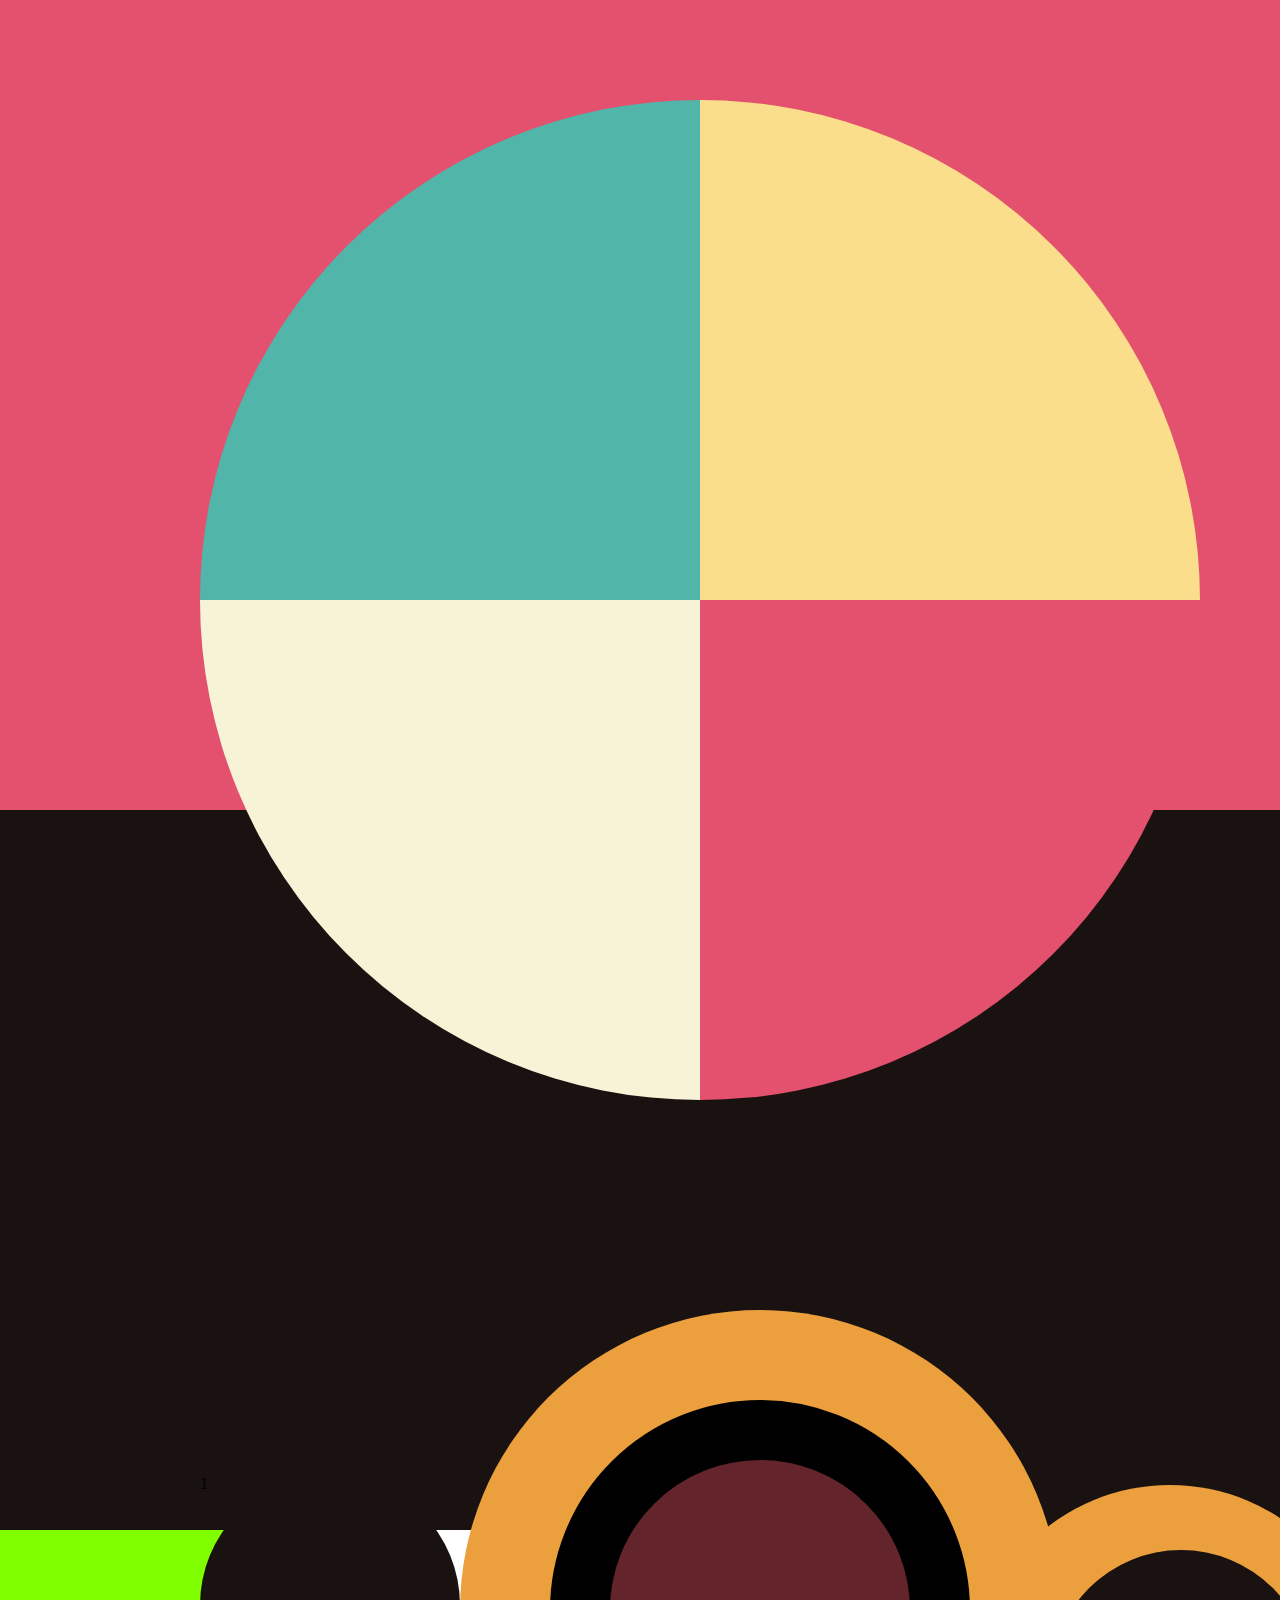
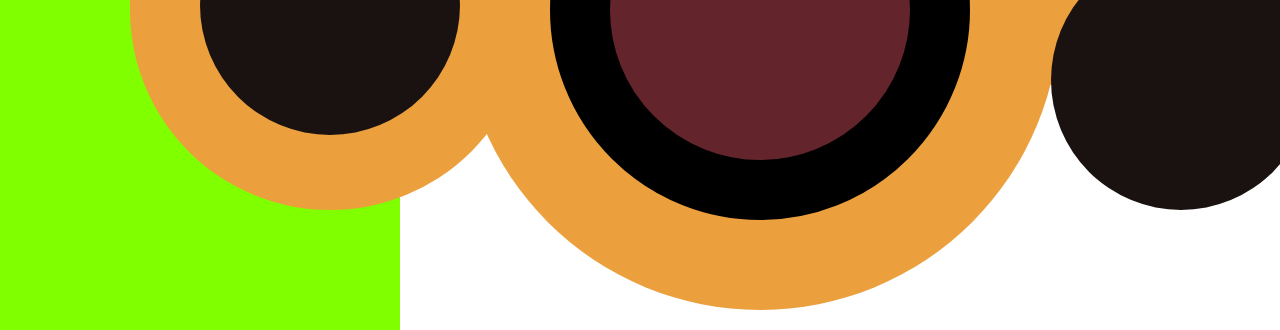
<file: index.html>
<!DOCTYPE html>
<html lang="en">
<head>
  <meta charset="UTF-8">
  <meta http-equiv="X-UA-Compatible" content="IE=edge">
  <meta name="viewport" content="width=device-width, initial-scale=1.0">
  <link rel="stylesheet" href="assets/css/style.css">
  <title>Document</title>
</head>
<body>
  <section class="section_1">
<div class="box_1"></div>
<div class="box_2"></div>
<div class="box_3"></div>
<div class="box_4"></div>
</section>

<section class="sec">
  <div class="section_2">
  <div class="box_6"></div>
  <div class="box_5"></div>
  <div class="box_7"></div>
  <div class="box_8"></div>
  <div class="box_9"></div>
  <div class="box_10">1</div>
</div>
  
</section>
<div class="test"></div>
</body>
</html>
</file>
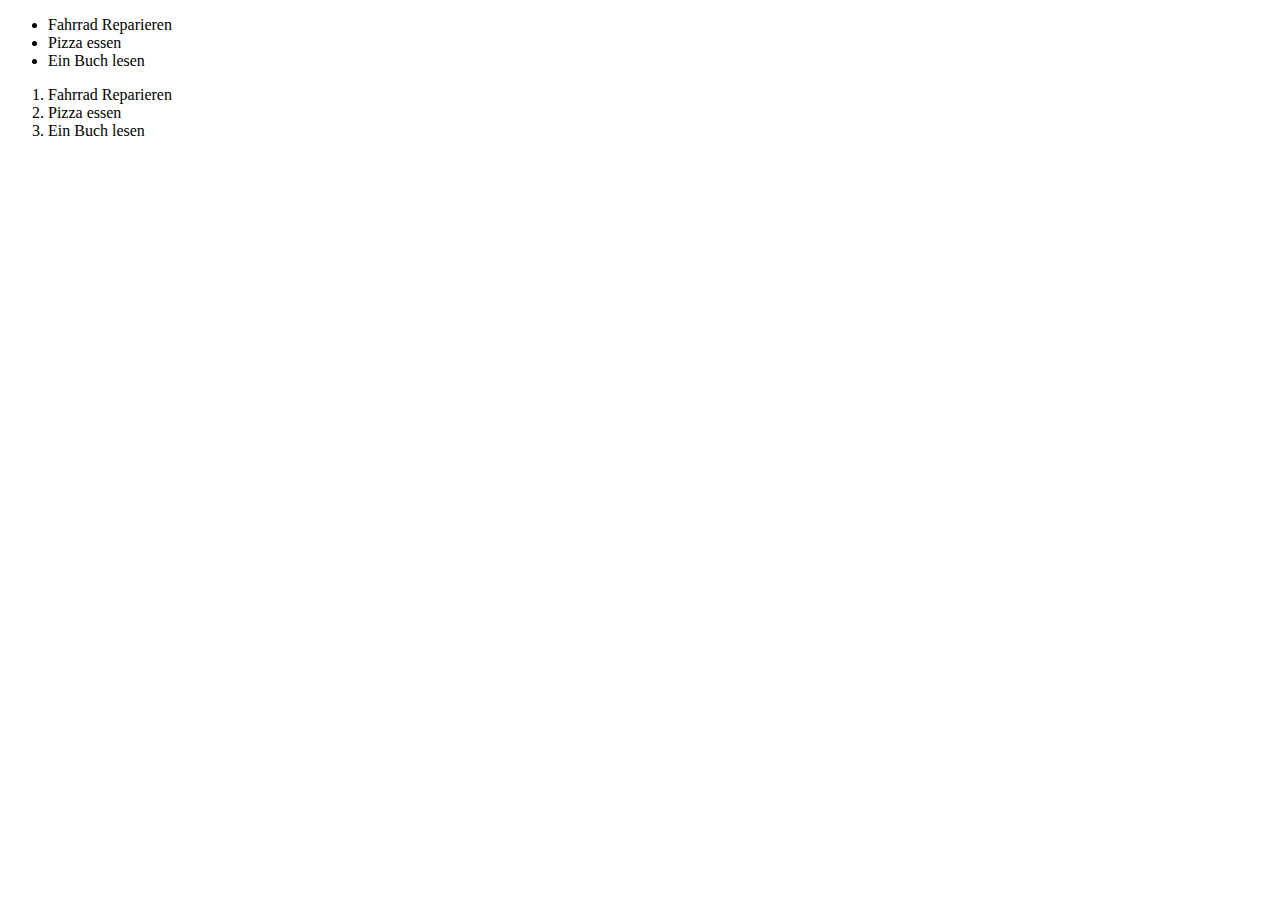
<file: assets/html/index.html>
<!DOCTYPE html>
<html lang="en">

<head>
    <meta charset="UTF-8">
    <meta http-equiv="X-UA-Compatible" content="IE=edge">
    <meta name="viewport" content="width=device-width, initial-scale=1.0">
    <title>Document</title>
</head>

<body>
    <ul>
        <li>Fahrrad Reparieren</li>
        <li>Pizza essen</li>
        <li>Ein Buch lesen</li>
    </ul>

    <ol>
        <li>Fahrrad Reparieren</li>
        <li>Pizza essen</li>
        <li>Ein Buch lesen</li>
    </ol>
</body>

</html>
</file>
<file: assets/css/style.css>
*{
    margin: 0;
    padding: 0;

}
.section_1{
    width: 1400px;
    height: 90vh;
    position: relative;
    background-color: #E3516E;
}
body{
    
    width: 1440px;
    height: 900px;
}
.box_1{
    width: 500px;
    height: 500px;
    background-color: #51B5A9;
    position: absolute;
    left: 200px;
    top: 100px;
    border-radius: 500px 0 0 0;
}
.box_2{
    width: 500px;
    height: 500px;
    background-color: #FADE8B;
    position: absolute;
    left: 700px;
    top: 100px;
    border-radius:  0 500px 0 0;
}
.box_3{
    width: 500px;
    height: 500px;
    background-color: #E3516E;
    left: 700px;
    top: 600px;
    border-radius:   0 0 500px 0;
    position: absolute;
    
}
.box_4{
    width: 500px;
    height: 500px;
    background-color: #F7F3D7;
    left: 200px;
    top: 600px;
    border-radius: 0 0 0 500px;
    position: absolute;
    
    
}
 
.box_5{
   width: 300px;
   height: 300px;
   background: rgb(99, 36, 43);
   border-radius: 300px;
position: absolute;
top: 1400px;
left: 550px;
border: 60px solid black;
}
.box_6{
   width: 600px;
   height: 600px;
   background: #ECA03D;
   border-radius: 600px;
position: absolute;
top: 1310px;
left: 460px;
}
.box_7{
  width: 400px;
  height: 200px;
  background: #ECA03D;
  position: absolute;
  top: 1485px;
  left: 970px;
  border-radius: 400px 400px 0px 0px;
}
.box_8{
    width: 400px;
  height: 210px;
  background: #ECA03D;
  position: absolute;
  top: 1600px;
  left: 130px;
  border-radius: 0 0 400px 400px;
}
.box_9{
position: absolute;
width: 260px;
  height: 260px;
  background: #191210;
  border-radius: 260px;
  left: 1051px;
  top: 1550px;

}
.box_10{
    position: absolute;
width: 260px;
  height: 260px;
  background: #191210;
  border-radius: 260px;
  left: 200px;
  top: 1475px;
  
}

.sec{
    top: 2000px;
    width: 1400px;
    height: 80vh;
    background: #191210;
}

.test{
    width: 400px;
    height: 400px;
    background-color: chartreuse;
    border-radius: 400px 400px -100px -100px;
}
</file>
